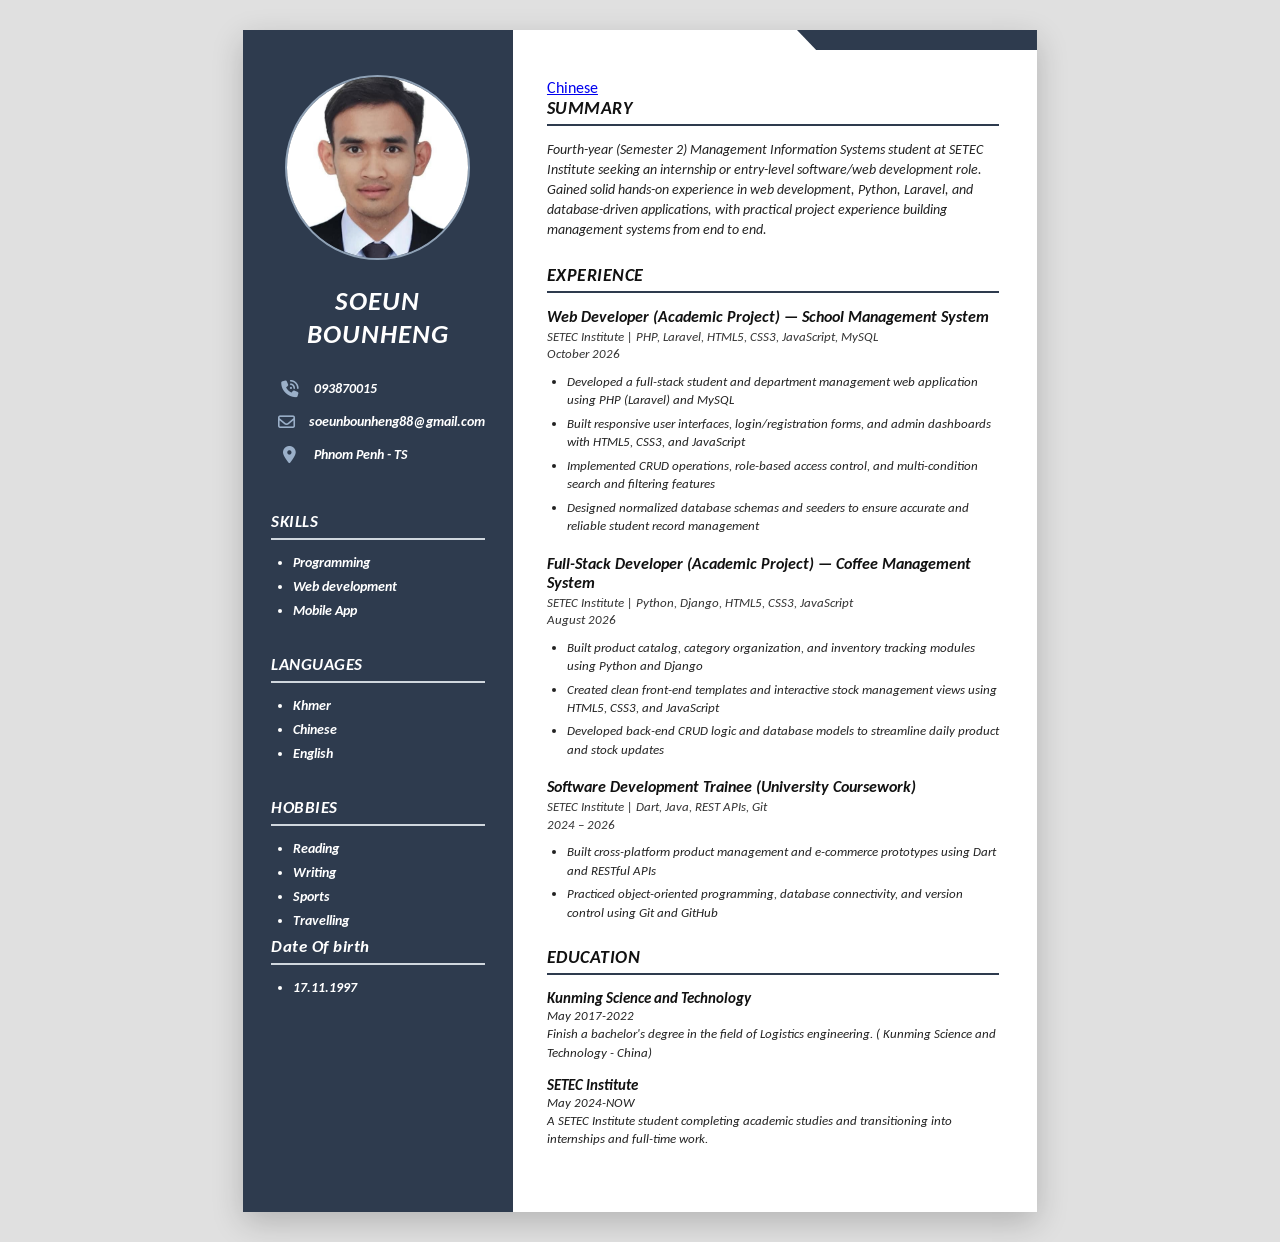
<file: Heng_CV/index.html>
<!doctype html>
<html lang="en">
  <head>
    <meta charset="UTF-8" />
    <meta name="viewport" content="width=device-width, initial-scale=1.0" />
    <title>CV - Soeun Bounheng</title>
    <link
      rel="stylesheet"
      href="https://cdnjs.cloudflare.com/ajax/libs/font-awesome/6.5.0/css/all.min.css"
    />
    <link
      href="https://fonts.googleapis.com/css2?family=Carlito:ital,wght@0,400;0,700;1,400;1,700&display=swap"
      rel="stylesheet"
    />
    <link rel="stylesheet" href="style.css" />
  </head>
  <body class="en-page">
    <div class="cv-container">
      <aside class="sidebar">
        <div class="profile-pic-wrapper">
          <img
            src="./image/IMG_Profile.JPG"
            alt="Profile Photo"
            class="profile-pic"
          />
        </div>

        <h1 class="name">SOEUN BOUNHENG</h1>

        <ul class="contact-list">
          <li>
            <i class="fa-solid fa-phone-volume"></i>
            <span>093870015</span>
          </li>
          <li>
            <i class="fa-regular fa-envelope"></i>
            <span>soeunbounheng88@gmail.com</span>
          </li>
          <li>
            <i class="fa-solid fa-location-dot"></i>
            <span>Phnom Penh - TS</span>
          </li>
        </ul>

        <div class="sidebar-section">
          <h2 class="sidebar-title">SKILLS</h2>
          <ul class="sidebar-list">
            <li>Programming</li>
            <li>Web development</li>
            <li>Mobile App</li>
          </ul>
        </div>

        <div class="sidebar-section">
          <h2 class="sidebar-title">LANGUAGES</h2>
          <ul class="sidebar-list">
            <li>Khmer</li>
            <li>Chinese</li>
            <li>English</li>
          </ul>
        </div>

        <div class="sidebar-section">
          <h2 class="sidebar-title">HOBBIES</h2>
          <ul class="sidebar-list">
            <li>Reading</li>
            <li>Writing</li>
            <li>Sports</li>
            <li>Travelling</li>
          </ul>
          <h2 class="sidebar-title">Date Of birth</h2>
          <ul class="sidebar-list">
            <li>17.11.1997</li>
          </ul>
        </div>
      </aside>

      <main class="main-content">
        <div class="top-right-decor"></div>
        <a href="c_index.html" class="lang-corner-link">Chinese</a>

        <section class="content-section">
          <h2 class="section-title">SUMMARY</h2>
          <p class="summary-text">
            Fourth-year (Semester 2) Management Information Systems student at
            SETEC Institute seeking an internship or entry-level software/web
            development role. Gained solid hands-on experience in web
            development, Python, Laravel, and database-driven applications, with
            practical project experience building management systems from end to
            end.
          </p>
        </section>

        <section class="content-section">
          <h2 class="section-title">EXPERIENCE</h2>

          <div class="job-item">
            <h3 class="job-title">
              Web Developer (Academic Project) — School Management System</h3>
            <p class="job-company">SETEC Institute | PHP, Laravel, HTML5, CSS3, JavaScript, MySQL</p>
            <p class="job-date">October 2026</p>
            <ul class="job-duties">
              <li>
                Developed a full-stack student and department management web application using PHP (Laravel) and MySQL
              </li>
              <li>
                Built responsive user interfaces, login/registration forms, and admin dashboards with HTML5, CSS3, and JavaScript
              </li>
              <li>
                Implemented CRUD operations, role-based access control, and multi-condition search and filtering features
              </li>
              <li>
                Designed normalized database schemas and seeders to ensure accurate and reliable student record management
              </li>
            </ul>
          </div>

          <div class="job-item">
            <h3 class="job-title">Full-Stack Developer (Academic Project) — Coffee Management System</h3>
            <p class="job-company">SETEC Institute | Python, Django, HTML5, CSS3, JavaScript</p>
            <p class="job-date">August 2026</p>
            <ul class="job-duties">
              <li>
                Built product catalog, category organization, and inventory tracking modules using Python and Django
              </li>
              <li>
                Created clean front-end templates and interactive stock management views using HTML5, CSS3, and JavaScript
              </li>
              <li>
                Developed back-end CRUD logic and database models to streamline daily product and stock updates
              </li>
            </ul>
          </div>
          <div class="job-item">
            <h3 class="job-title">Software Development Trainee (University Coursework)</h3>
            <p class="job-company">SETEC Institute | Dart, Java, REST APIs, Git</p>
            <p class="job-date">2024 – 2026</p>
            <ul class="job-duties">
              <li>
                Built cross-platform product management and e-commerce prototypes using Dart and RESTful APIs
              </li>
              <li>
                Practiced object-oriented programming, database connectivity, and version control using Git and GitHub
            </ul>
          </div>
        </section>

        <section class="content-section">
          <h2 class="section-title">EDUCATION</h2>

          <div class="edu-item">
            <h3 class="edu-school">Kunming Science and Technology</h3>
            <p class="edu-date">May 2017-2022</p>
            <p class="edu-degree"> Finish a bachelor's degree in the field of Logistics
            engineering. ( Kunming Science and Technology - China)</p>
          </div>
          <div class="edu-item">
            <h3 class="edu-school">SETEC Institute</h3>
            <p class="edu-date">May 2024-NOW</p>
            <p class="edu-degree">
              A SETEC Institute student completing academic studies and transitioning into internships and full-time work.
            </p>
          </div>
        </section>
      </main>
    </div>
  </body>
</html>
</file>
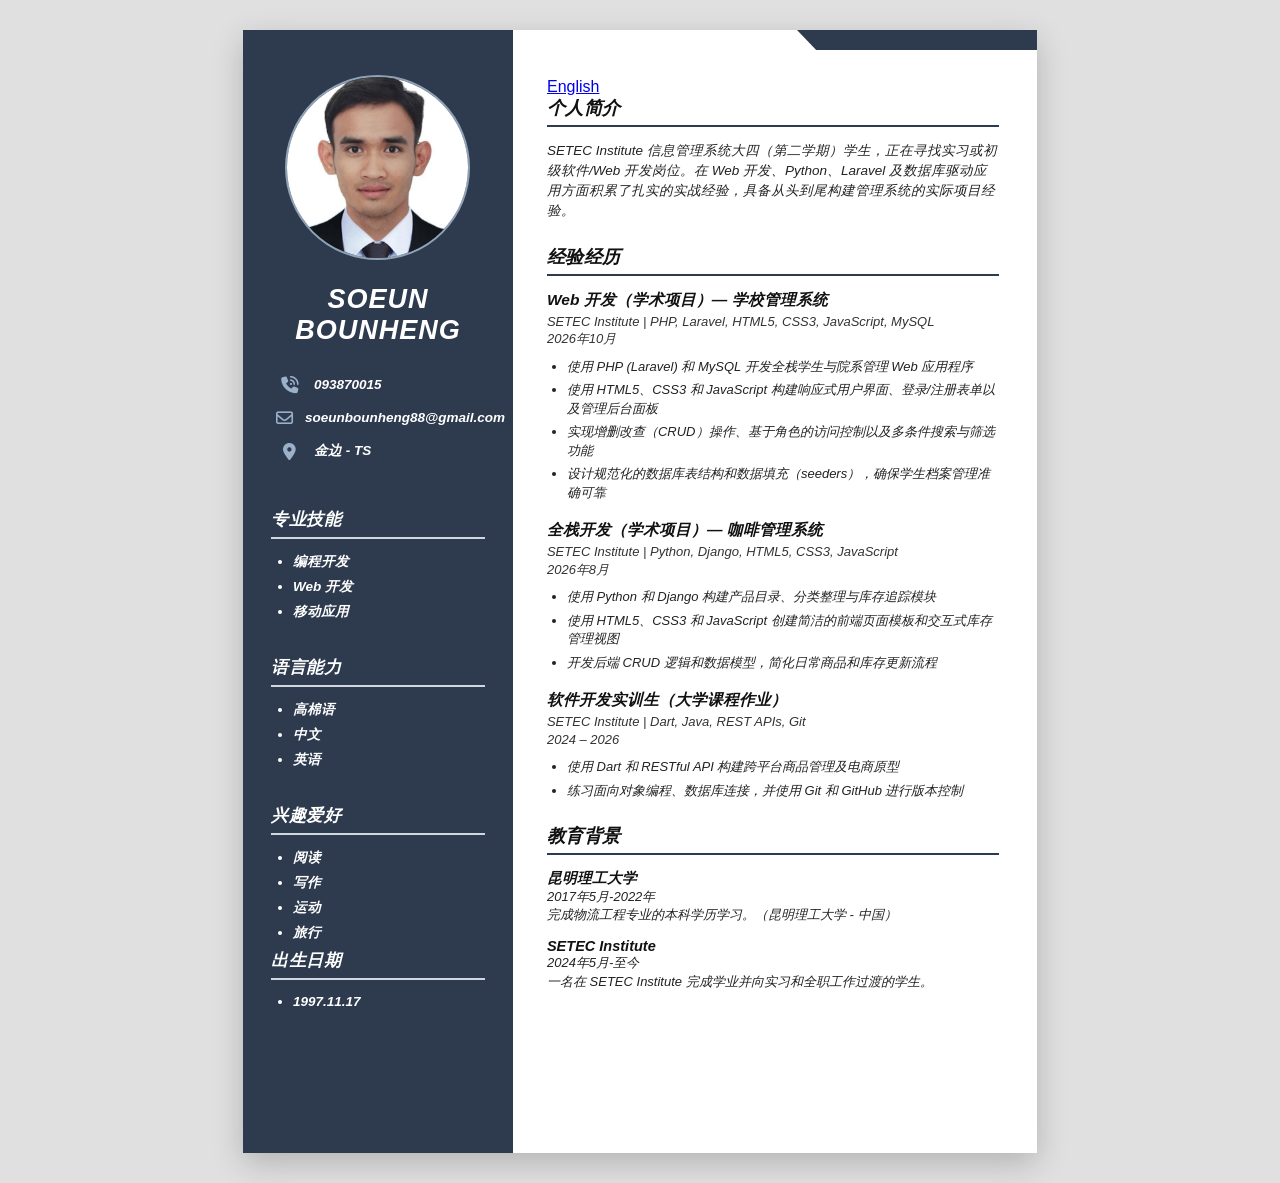
<file: Heng_CV/c_index.html>
<!doctype html>
<html lang="zh-CN">
  <head>
    <meta charset="UTF-8" />
    <meta name="viewport" content="width=device-width, initial-scale=1.0" />
    <title>个人简历 - Soeun Bounheng</title>
    <link
      rel="stylesheet"
      href="https://cdnjs.cloudflare.com/ajax/libs/font-awesome/6.5.0/css/all.min.css"
    />
    <link
      href="https://fonts.googleapis.com/css2?family=Noto+Sans+SC:wght@400;700&display=swap"
      rel="stylesheet"
    />
    <link rel="stylesheet" href="style.css" />
  </head>
  <body class="zh-page">
    <div class="cv-container">
      <aside class="sidebar">
        <div class="profile-pic-wrapper">
          <img
            src="./image/IMG_Profile.JPG"
            alt="个人头像"
            class="profile-pic"
          />
        </div>

        <h1 class="name">SOEUN BOUNHENG</h1>

        <ul class="contact-list">
          <li>
            <i class="fa-solid fa-phone-volume"></i>
            <span>093870015</span>
          </li>
          <li>
            <i class="fa-regular fa-envelope"></i>
            <span>soeunbounheng88@gmail.com</span>
          </li>
          <li>
            <i class="fa-solid fa-location-dot"></i>
            <span>金边 - TS</span>
          </li>
        </ul>

        <div class="sidebar-section">
          <h2 class="sidebar-title">专业技能</h2>
          <ul class="sidebar-list">
            <li>编程开发</li>
            <li>Web 开发</li>
            <li>移动应用</li>
          </ul>
        </div>

        <div class="sidebar-section">
          <h2 class="sidebar-title">语言能力</h2>
          <ul class="sidebar-list">
            <li>高棉语</li>
            <li>中文</li>
            <li>英语</li>
          </ul>
        </div>

        <div class="sidebar-section">
          <h2 class="sidebar-title">兴趣爱好</h2>
          <ul class="sidebar-list">
            <li>阅读</li>
            <li>写作</li>
            <li>运动</li>
            <li>旅行</li>
          </ul>
          <h2 class="sidebar-title">出生日期</h2>
          <ul class="sidebar-list">
            <li>1997.11.17</li>
        </div>
      </aside>

      <main class="main-content">
        <div class="top-right-decor"></div>
        <a href="index.html" class="lang-corner-link">English</a>

        <section class="content-section">
          <h2 class="section-title">个人简介</h2>
          <p class="summary-text">
            SETEC Institute 信息管理系统大四（第二学期）学生，正在寻找实习或初级软件/Web 开发岗位。在 Web 开发、Python、Laravel 及数据库驱动应用方面积累了扎实的实战经验，具备从头到尾构建管理系统的实际项目经验。
          </p>
        </section>

        <section class="content-section">
          <h2 class="section-title">经验经历</h2>

          <div class="job-item">
            <h3 class="job-title">
              Web 开发（学术项目）— 学校管理系统</h3>
            <p class="job-company">SETEC Institute | PHP, Laravel, HTML5, CSS3, JavaScript, MySQL</p>
            <p class="job-date">2026年10月</p>
            <ul class="job-duties">
              <li>
                使用 PHP (Laravel) 和 MySQL 开发全栈学生与院系管理 Web 应用程序
              </li>
              <li>
                使用 HTML5、CSS3 和 JavaScript 构建响应式用户界面、登录/注册表单以及管理后台面板
              </li>
              <li>
                实现增删改查（CRUD）操作、基于角色的访问控制以及多条件搜索与筛选功能
              </li>
              <li>
                设计规范化的数据库表结构和数据填充（seeders），确保学生档案管理准确可靠
              </li>
            </ul>
          </div>

          <div class="job-item">
            <h3 class="job-title">全栈开发（学术项目）— 咖啡管理系统</h3>
            <p class="job-company">SETEC Institute | Python, Django, HTML5, CSS3, JavaScript</p>
            <p class="job-date">2026年8月</p>
            <ul class="job-duties">
              <li>
                使用 Python 和 Django 构建产品目录、分类整理与库存追踪模块
              </li>
              <li>
                使用 HTML5、CSS3 和 JavaScript 创建简洁的前端页面模板和交互式库存管理视图
              </li>
              <li>
                开发后端 CRUD 逻辑和数据模型，简化日常商品和库存更新流程
              </li>
            </ul>
          </div>
          <div class="job-item">
            <h3 class="job-title">软件开发实训生（大学课程作业）</h3>
            <p class="job-company">SETEC Institute | Dart, Java, REST APIs, Git</p>
            <p class="job-date">2024 – 2026</p>
            <ul class="job-duties">
              <li>
                使用 Dart 和 RESTful API 构建跨平台商品管理及电商原型
              </li>
              <li>
                练习面向对象编程、数据库连接，并使用 Git 和 GitHub 进行版本控制
            </ul>
          </div>
        </section>

        <section class="content-section">
          <h2 class="section-title">教育背景</h2>

          <div class="edu-item">
            <h3 class="edu-school">昆明理工大学</h3>
            <p class="edu-date">2017年5月-2022年</p>
            <p class="edu-degree"> 完成物流工程专业的本科学历学习。（昆明理工大学 - 中国）</p>
          </div>
          <div class="edu-item">
            <h3 class="edu-school">SETEC Institute</h3>
            <p class="edu-date">2024年5月-至今</p>
            <p class="edu-degree">
              一名在 SETEC Institute 完成学业并向实习和全职工作过渡的学生。
            </p>
          </div>
        </section>
      </main>
    </div>
  </body>
</html>
</file>
<file: Heng_CV/style.css>
* {
  box-sizing: border-box;
  margin: 0;
  padding: 0;
}

body {
  background-color: #e0e0e0;
  font-family: "Carlito", "Calibri", Arial, sans-serif;
  display: flex;
  justify-content: center;
  padding: 30px 15px;
  color: #222;
}

.cv-container {
  width: 794px;
  min-height: 1123px;
  background-color: #ffffff;
  display: flex;
  box-shadow: 0 10px 30px rgba(0, 0, 0, 0.2);
  position: relative;
  overflow: hidden;
}

.sidebar {
  width: 34%;
  background-color: #2e3b4e;
  color: #ffffff;
  padding: 45px 28px;
  display: flex;
  flex-direction: column;
}

.profile-pic-wrapper {
  width: 185px;
  height: 185px;
  margin: 0 auto 24px auto;
  border-radius: 50%;
  border: 2px solid #8fa1b5;
  overflow: hidden;
  background-color: #b8d0d8;
}

.profile-pic {
  width: 100%;
  height: 110%;
  object-fit: cover;
}

.name {
  text-align: center;
  font-size: 27px;
  font-weight: 700;
  font-style: italic;
  letter-spacing: 1px;
  margin-bottom: 30px;
}

.contact-list {
  list-style: none;
  margin-bottom: 32px;
  padding-left: 5px;
}

.contact-list li {
  display: flex;
  align-items: center;
  margin-bottom: 16px;
  font-size: 13.5px;
  font-style: italic;
  font-weight: 700;
}

.contact-list i {
  width: 26px;
  font-size: 17px;
  color: #9bb0c9;
  margin-right: 12px;
  text-align: center;
}

.sidebar-section {
  margin-bottom: 28px;
}

.sidebar-title {
  font-size: 17px;
  font-weight: 700;
  font-style: italic;
  letter-spacing: 0.5px;
  padding-bottom: 6px;
  border-bottom: 2px solid #d0d7de;
  margin-bottom: 14px;
}

.sidebar-list {
  list-style-type: disc;
  padding-left: 22px;
}

.sidebar-list li {
  font-size: 13.5px;
  font-style: italic;
  font-weight: 700;
  margin-bottom: 7px;
}

.main-content {
  width: 66%;
  padding: 48px 38px 40px 34px;
  position: relative;
}

.top-right-decor {
  position: absolute;
  top: 0;
  right: 0;
  width: 240px;
  height: 20px;
  background-color: #2e3b4e;
  clip-path: polygon(0 0, 100% 0, 100% 100%, 8% 100%);
}

.top-right-decor::after {
  content: "";
  position: absolute;
  top: 20px;
  right: 0;
  width: 14px;
  height: 200px;
  background-color: #2e3b4e;
}

.content-section {
  margin-bottom: 24px;
}

.section-title {
  font-size: 18px;
  font-weight: 700;
  font-style: italic;
  color: #111;
  padding-bottom: 5px;
  border-bottom: 2px solid #2e3b4e;
  margin-bottom: 14px;
  letter-spacing: 0.5px;
}

.summary-text {
  font-size: 13.5px;
  font-style: italic;
  line-height: 1.48;
  color: #222;
}

.job-item {
  margin-bottom: 18px;
}

.job-title {
  font-size: 15.5px;
  font-weight: 700;
  font-style: italic;
  color: #111;
  margin-bottom: 2px;
}

.job-company,
.job-date {
  font-size: 13px;
  font-style: italic;
  color: #333;
  line-height: 1.35;
}

.job-date {
  margin-bottom: 10px;
}

.job-duties {
  list-style-type: disc;
  padding-left: 20px;
}

.job-duties li {
  font-size: 13px;
  font-style: italic;
  line-height: 1.42;
  margin-bottom: 5px;
  color: #222;
}

.edu-item {
  margin-bottom: 14px;
}

.edu-school {
  font-size: 14.5px;
  font-weight: 700;
  font-style: italic;
  color: #111;
}

.edu-date,
.edu-degree {
  font-size: 13px;
  font-style: italic;
  line-height: 1.4;
  color: #222;
}

@media print {
  body {
    background: none;
    padding: 0;
  }
  .cv-container {
    box-shadow: none;
    width: 100%;
    min-height: auto;
  }
}
</file>
